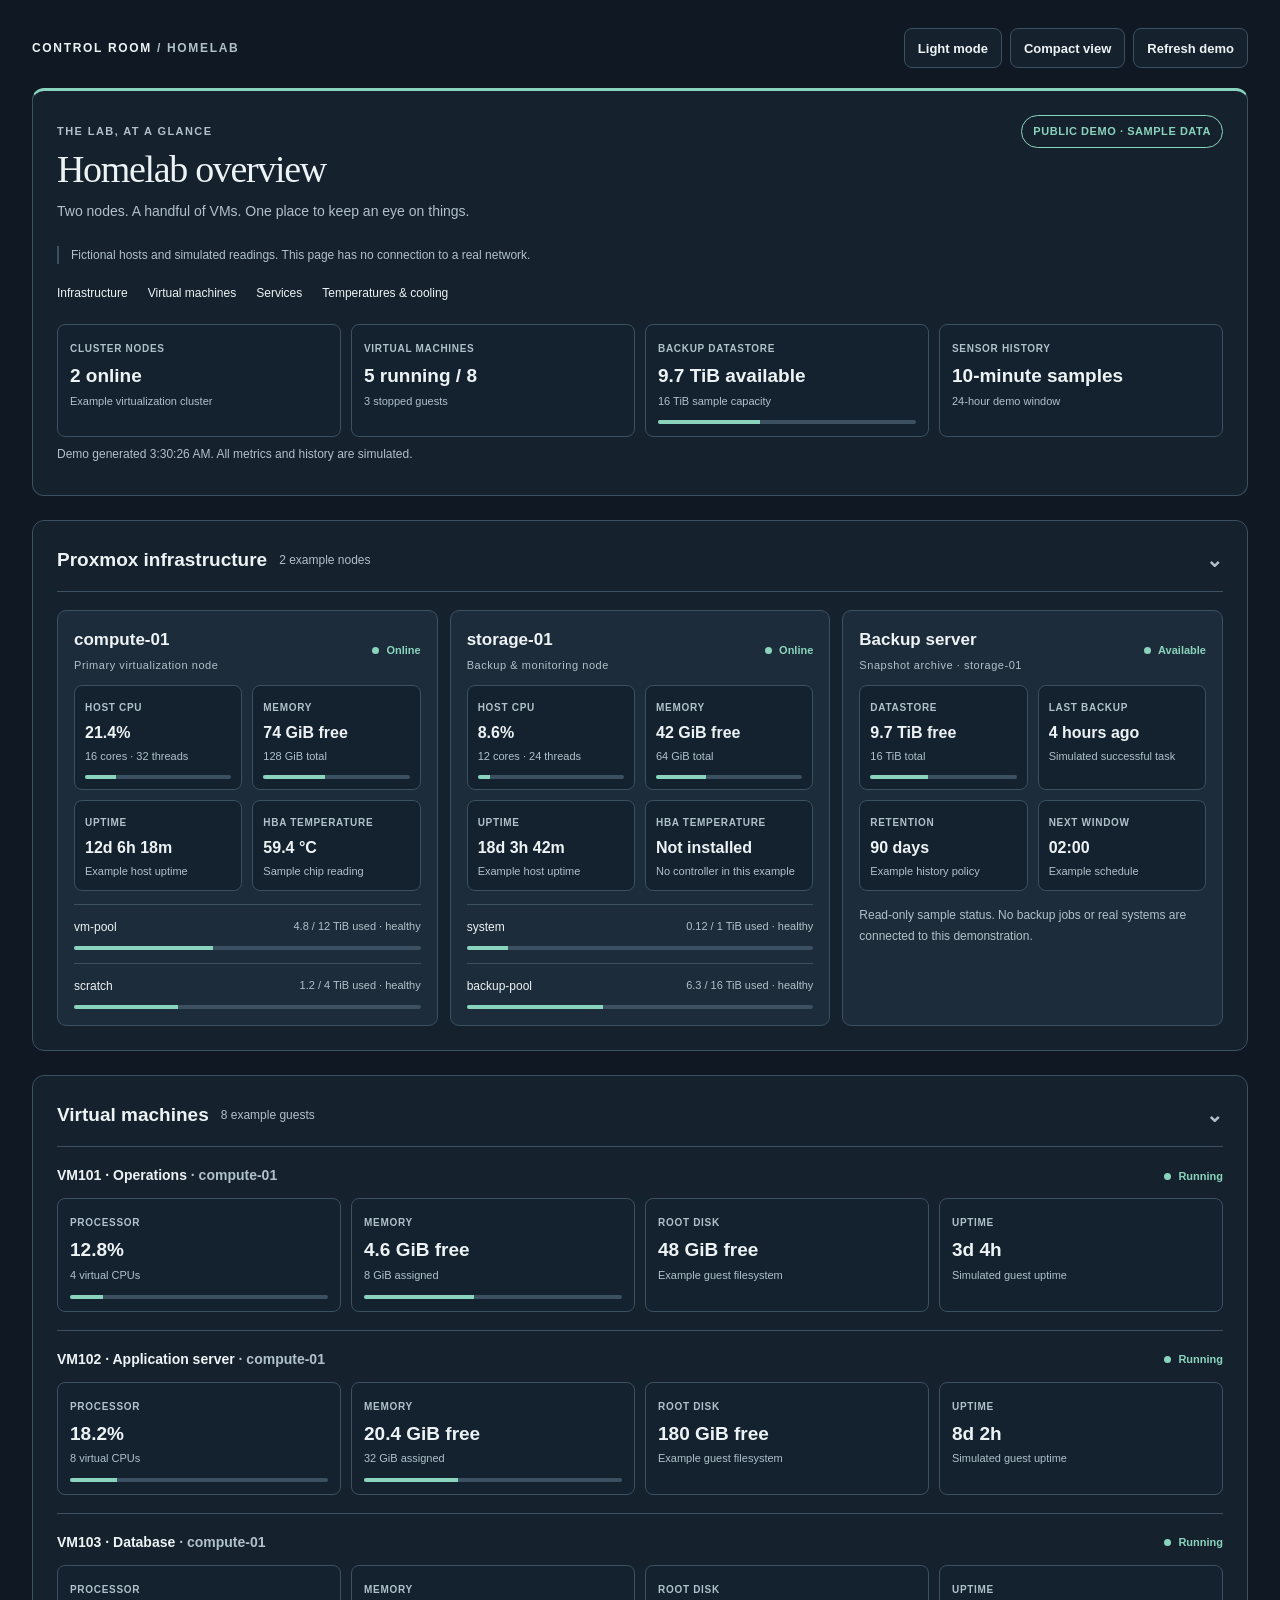
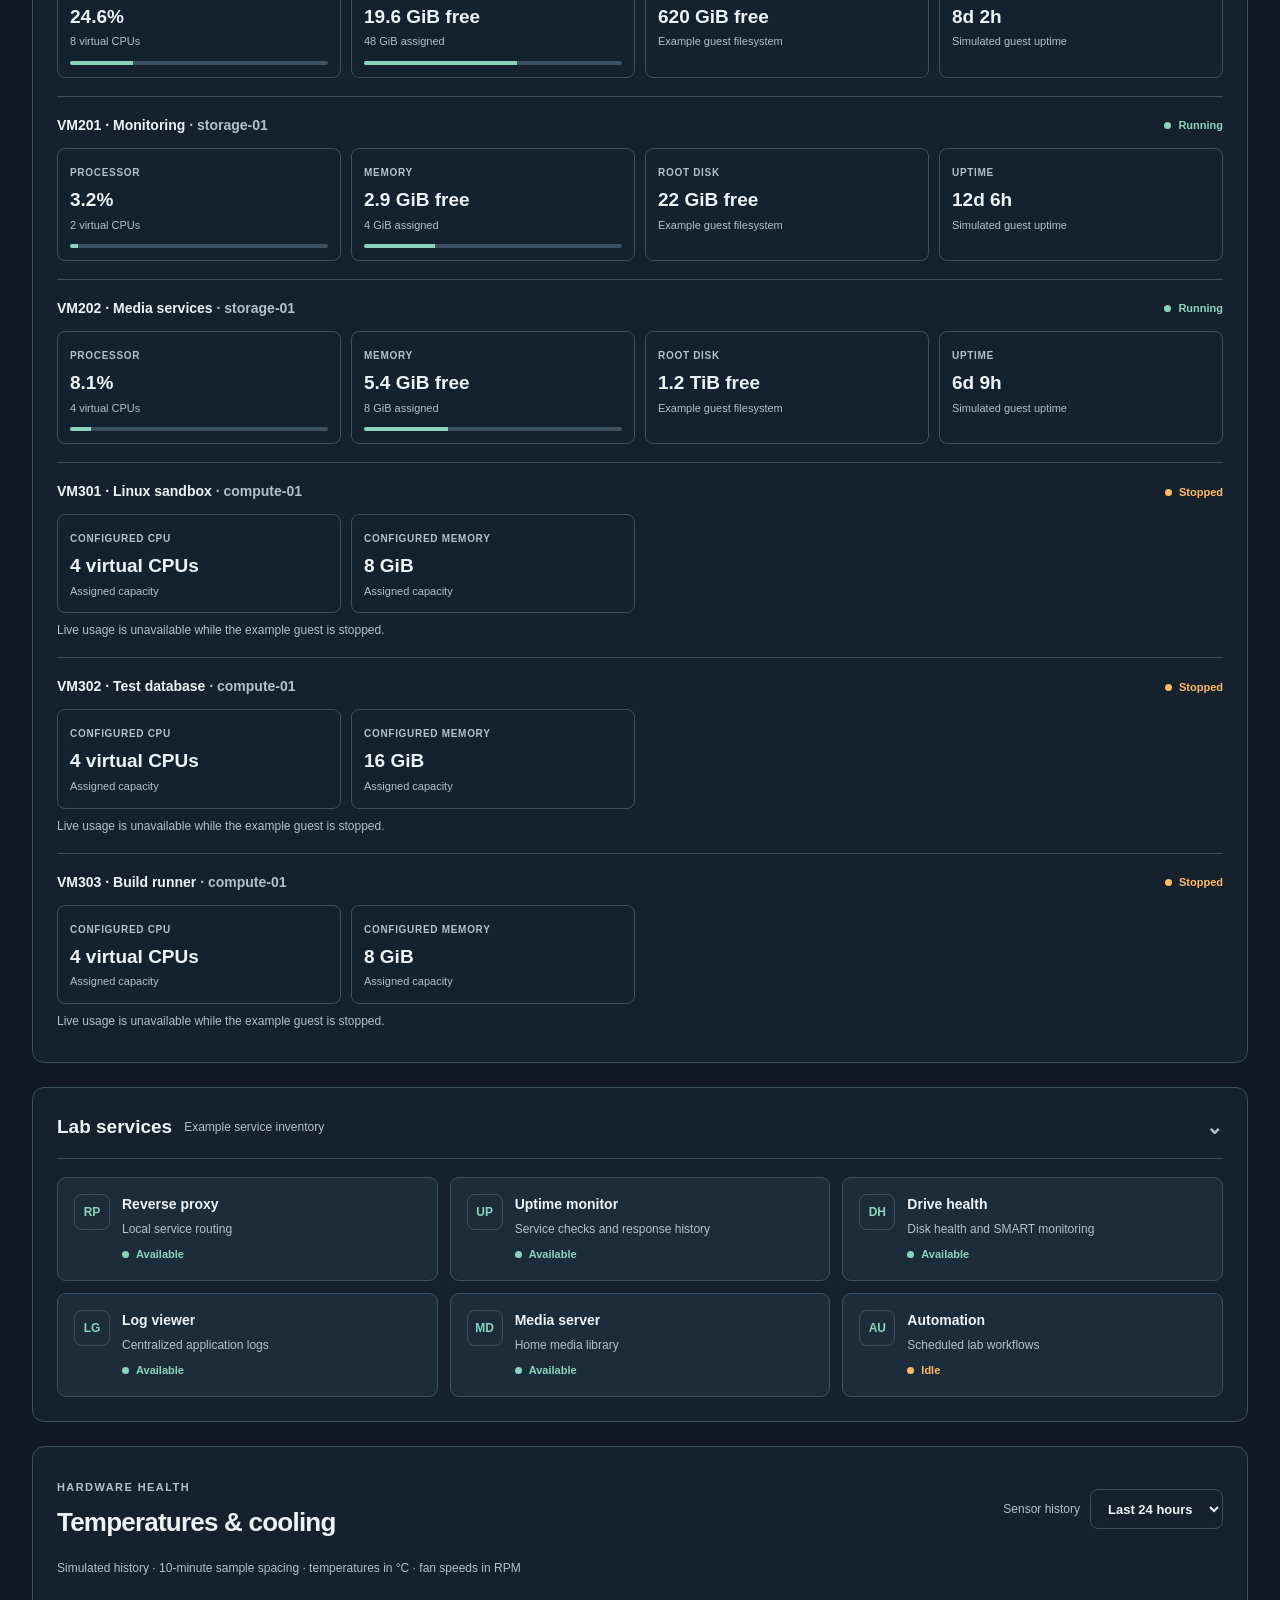
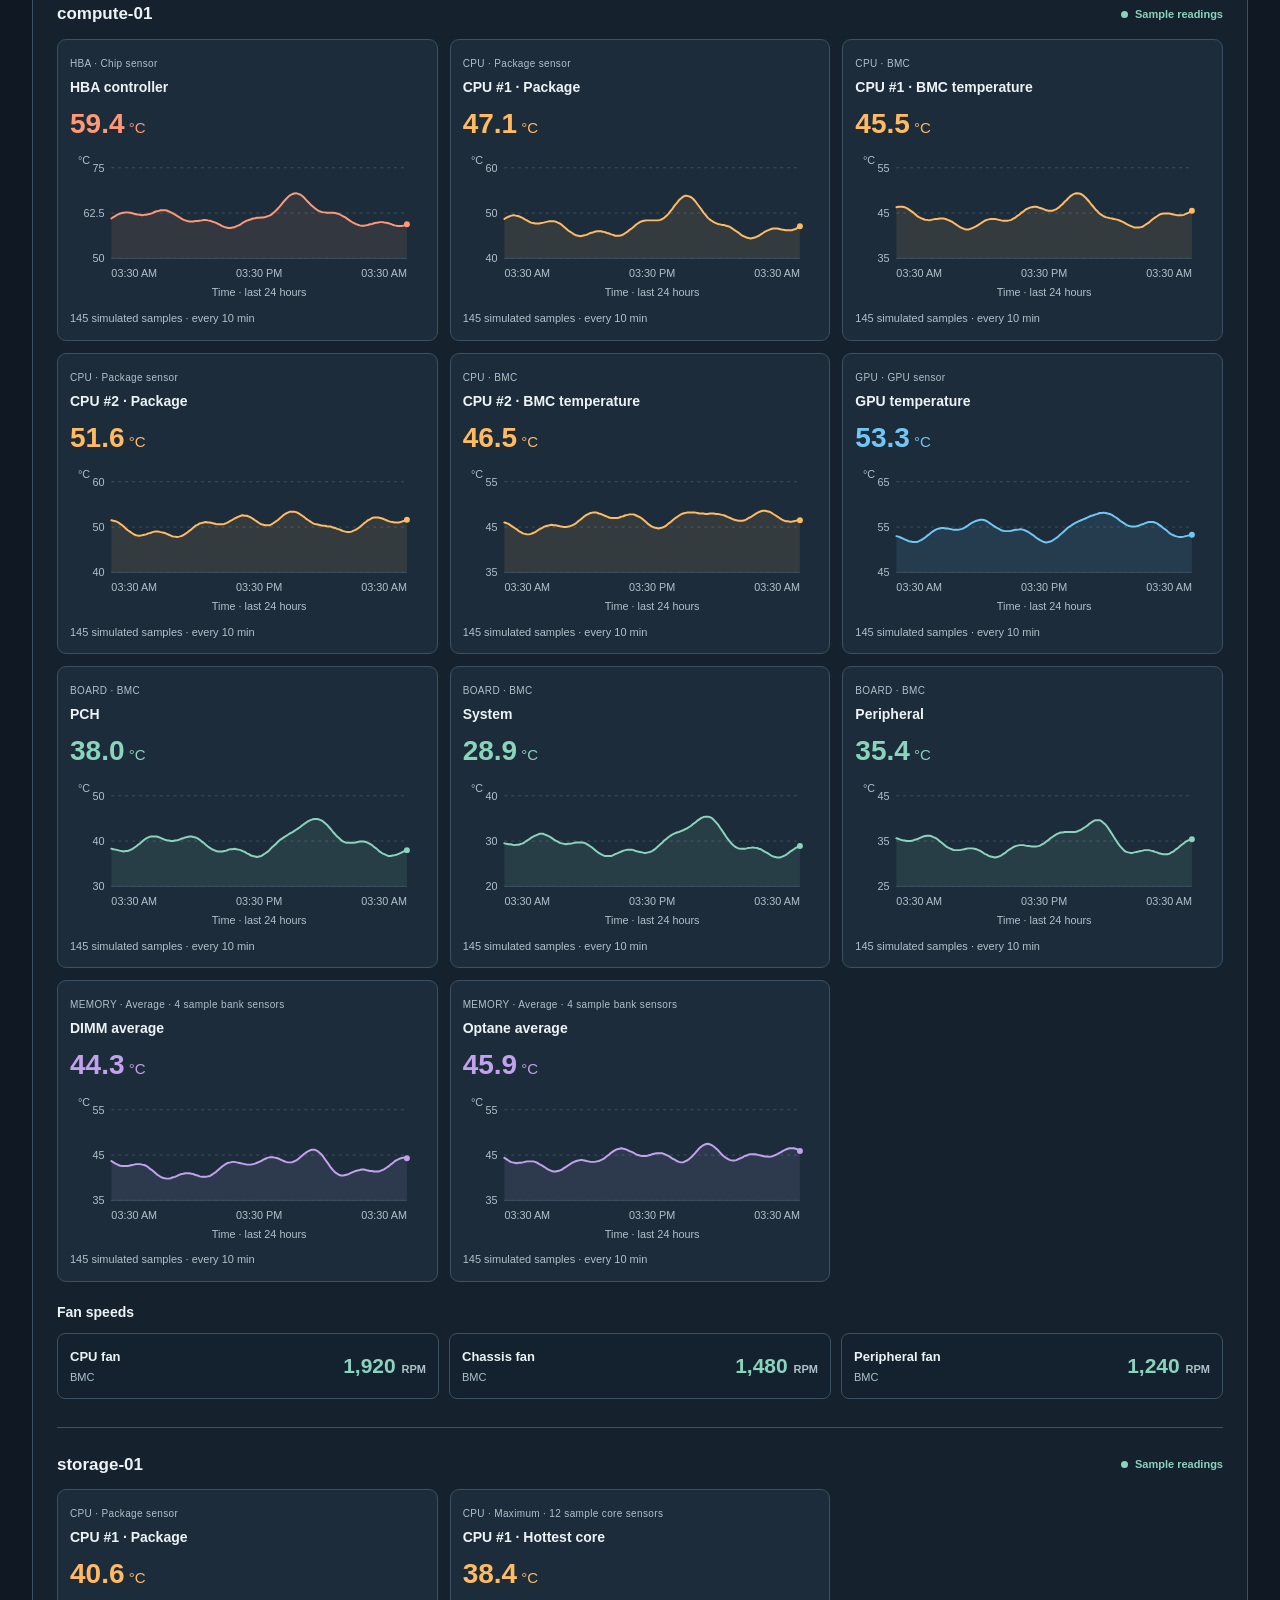
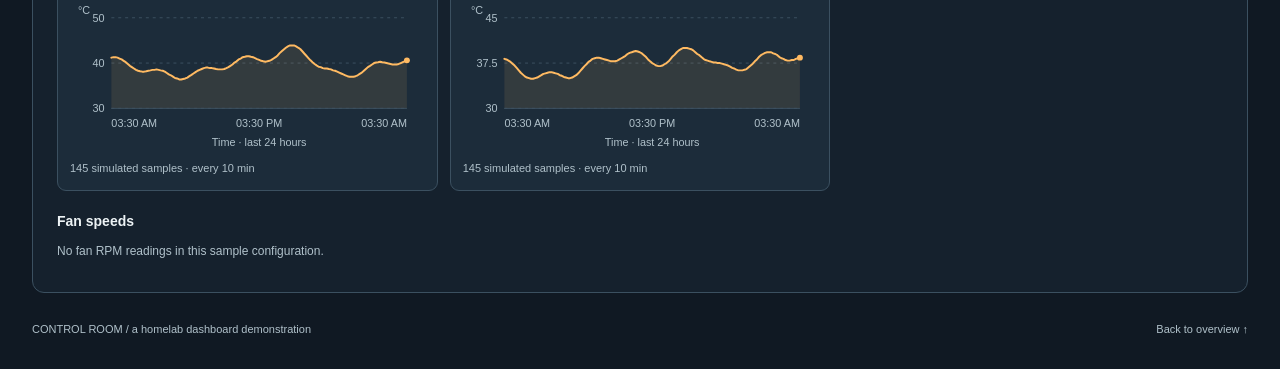
<file: demo/index.html>
<!doctype html>
<html lang="en" data-theme="dark">
<head>
  <meta charset="utf-8">
  <meta name="viewport" content="width=device-width, initial-scale=1">
  <meta name="description" content="An interactive homelab dashboard demo with fictional infrastructure, simulated sensor history, and no live connections.">
  <meta name="theme-color" content="#101923">
  <title>Homelab Control Room — dashboard demo</title>
  <link rel="stylesheet" href="styles.css">
  <script src="app.js" defer></script>
</head>
<body>
  <header class="toolbar wrap">
    <a class="wordmark" href="#overview">CONTROL ROOM <span>/ HOMELAB</span></a>
    <div class="actions">
      <button id="theme" type="button">Light mode</button>
      <button id="density" type="button" aria-pressed="false">Compact view</button>
      <button id="refresh" type="button">Refresh demo</button>
    </div>
  </header>
  <main class="wrap">
    <section id="overview" class="panel hero" aria-labelledby="overview-title">
      <div class="hero-top"><div><p class="eyebrow">THE LAB, AT A GLANCE</p><h1 id="overview-title">Homelab overview</h1><p class="muted">Two nodes. A handful of VMs. One place to keep an eye on things.</p></div>
        <span class="demo-badge">PUBLIC DEMO · SAMPLE DATA</span></div>
      <div class="demo-note">Fictional hosts and simulated readings. This page has no connection to a real network.</div>
      <nav aria-label="Dashboard sections"><a href="#infrastructure">Infrastructure</a><a href="#virtual-machines">Virtual machines</a><a href="#services">Services</a><a href="#temperatures">Temperatures &amp; cooling</a></nav>
      <div id="summary" class="metric-grid"></div>
      <p id="update-status" class="small muted" role="status"></p>
    </section>
    <details class="panel" id="infrastructure" open><summary><span>Proxmox infrastructure</span><small>2 example nodes</small></summary><div id="hosts" class="host-grid"></div></details>
    <details class="panel" id="virtual-machines" open><summary><span>Virtual machines</span><small>8 example guests</small></summary><div id="guests"></div></details>
    <details class="panel" id="services" open><summary><span>Lab services</span><small>Example service inventory</small></summary><div id="service-list" class="service-grid"></div></details>
    <section class="panel" id="temperatures" aria-labelledby="thermal-title">
      <div class="section-heading"><div><p class="eyebrow">HARDWARE HEALTH</p><h2 id="thermal-title">Temperatures &amp; cooling</h2></div><label class="range-label" for="history-range">Sensor history<select id="history-range"><option value="24">Last 24 hours</option><option value="6">Last 6 hours</option></select></label></div>
      <p class="muted small">Simulated history · 10-minute sample spacing · temperatures in °C · fan speeds in RPM</p>
      <div id="thermal-hosts"></div>
    </section>
  </main>
  <footer class="wrap"><span>CONTROL ROOM <span class="muted">/ a homelab dashboard demonstration</span></span><a href="#overview">Back to overview ↑</a></footer>
  <noscript><p class="wrap">Enable JavaScript to view this interactive demonstration. All data is simulated locally.</p></noscript>
</body>
</html>
</file>
<file: demo/styles.css>
:root{color-scheme:dark;--bg:#101923;--panel:#15212d;--card:#1c2c3a;--inset:#13222e;--border:#3b5060;--text:#edf3f5;--muted:#b0c1ca;--accent:#8ad3bc;--warm:#ffba62;--blue:#70c7f5;--violet:#c3a2ed;--red:#ff9876;--pad:24px}
:root[data-theme=light]{color-scheme:light;--bg:#f2f3f0;--panel:#fafbf8;--card:#fff;--inset:#edf1ef;--border:#cbd4d1;--text:#1d323b;--muted:#53676e;--accent:#216b61;--warm:#a95009;--blue:#146da0;--violet:#7653a5;--red:#a74228}
*{box-sizing:border-box}html{scroll-behavior:smooth;scroll-padding-top:24px}body{margin:0;background:var(--bg);color:var(--text);font-family:"Trebuchet MS","Segoe UI",sans-serif;font-size:14px;line-height:1.5}a{color:inherit;text-decoration:none}button,select{font:600 13px "Trebuchet MS","Segoe UI",sans-serif;color:var(--text);background:var(--panel);border:1px solid var(--border);border-radius:8px;padding:10px 13px;min-height:40px;cursor:pointer}button:hover,select:hover{border-color:var(--accent);background:var(--inset)}button[aria-pressed=true]{border-color:var(--accent);color:var(--accent)}a:focus-visible,button:focus-visible,select:focus-visible,summary:focus-visible{outline:3px solid var(--accent);outline-offset:4px}.wrap{width:calc(100% - 64px);max-width:1400px;margin-inline:auto}.toolbar{display:flex;justify-content:space-between;align-items:center;gap:18px;padding-block:28px 20px}.wordmark{font-size:12px;letter-spacing:.14em;font-weight:700}.wordmark span{color:var(--muted)}.actions{display:flex;flex-wrap:wrap;gap:8px}.panel{background:var(--panel);border:1px solid var(--border);border-radius:12px;padding:var(--pad);margin-bottom:24px;min-width:0}.hero{border-top:3px solid var(--accent)}.hero-top{display:flex;align-items:flex-start;justify-content:space-between;gap:24px;flex-wrap:wrap}h1{font-family:Georgia,"Times New Roman",serif;font-size:38px;font-weight:500;letter-spacing:-.035em;line-height:1.15;margin:8px 0 10px}h2{font-size:26px;letter-spacing:-.03em;margin:5px 0}h3{font-size:17px;margin:0}h4{font-size:14px;margin:5px 0}p{margin:8px 0}.eyebrow{font-size:11px;letter-spacing:.13em;font-weight:700;color:var(--muted)}.muted{color:var(--muted)}.small{font-size:12px}.demo-badge{font-size:11px;letter-spacing:.05em;font-weight:700;color:var(--accent);border:1px solid var(--accent);border-radius:999px;padding:7px 11px}.demo-note{color:var(--muted);font-size:12px;margin:16px 0 20px;padding-left:12px;border-left:2px solid var(--border)}nav{display:flex;gap:20px;flex-wrap:wrap;margin:0 0 22px;font-size:12px}nav a:hover,footer a:hover{color:var(--accent)}.metric-grid{display:grid;grid-template-columns:repeat(auto-fit,minmax(150px,1fr));gap:10px}.metric{min-width:0;padding:12px;border:1px solid var(--border);border-radius:8px;background:var(--inset)}.metric-label{font-size:10px;letter-spacing:.07em;color:var(--muted);font-weight:700;text-transform:uppercase}.metric strong{display:block;font-size:19px;line-height:1.4;margin-top:5px;font-variant-numeric:tabular-nums}.metric small{color:var(--muted);font-size:11px;display:block;line-height:1.6;margin-top:3px}progress{display:block;width:100%;height:4px;appearance:none;border:0;border-radius:4px;overflow:hidden;background:var(--border);margin-top:10px}progress::-webkit-progress-bar{background:var(--border)}progress::-webkit-progress-value{background:var(--accent)}progress::-moz-progress-bar{background:var(--accent)}summary{cursor:pointer;display:flex;align-items:center;gap:12px;flex-wrap:wrap;list-style:none;font-size:19px;font-weight:700;padding:0 0 4px}summary::-webkit-details-marker{display:none}summary::after{content:'⌄';margin-left:auto;color:var(--muted);font-size:20px}details:not([open]) summary::after{content:'›'}summary small{font-size:12px;font-weight:400;color:var(--muted)}details[open]>summary{border-bottom:1px solid var(--border);padding-bottom:16px;margin-bottom:18px}.host-grid{display:grid;grid-template-columns:repeat(3,minmax(0,1fr));gap:12px}.host-card{border:1px solid var(--border);border-radius:9px;padding:16px;background:var(--card);min-width:0}.host-top,.machine-heading{display:flex;justify-content:space-between;align-items:center;gap:12px;flex-wrap:wrap;margin-bottom:12px}.node-label{font-size:11px;letter-spacing:.05em;color:var(--muted);margin-top:4px}.state{font-size:11px;font-weight:600;color:var(--accent);white-space:nowrap}.state::before{content:'';display:inline-block;width:7px;height:7px;border-radius:50%;background:currentColor;margin-right:7px}.state.stopped{color:var(--warm)}.host-card .metric-grid{grid-template-columns:1fr 1fr}.host-card .metric{padding:10px}.host-card .metric strong{font-size:16px}.pool{padding-top:13px;margin-top:13px;border-top:1px solid var(--border)}.pool-line{display:flex;justify-content:space-between;gap:8px;font-size:12px}.pool-line small{color:var(--muted);font-size:11px}.host-note{color:var(--muted);font-size:12px;margin-top:14px;line-height:1.7}.vm-row+.vm-row{border-top:1px solid var(--border);margin-top:18px;padding-top:18px}.vm-row h3{font-size:14px}.vm-row .metric-grid{grid-template-columns:repeat(4,minmax(0,1fr))}.service-grid{display:grid;grid-template-columns:repeat(3,minmax(0,1fr));gap:12px}.service-card{display:flex;align-items:flex-start;gap:12px;min-width:0;padding:16px;background:var(--card);border:1px solid var(--border);border-radius:9px}.service-mark{display:flex;align-items:center;justify-content:center;width:36px;height:36px;flex-shrink:0;border:1px solid var(--border);border-radius:8px;font-size:12px;font-weight:700;color:var(--accent)}.service-card h3{font-size:14px}.service-card p{font-size:12px;color:var(--muted);margin:5px 0}.section-heading{display:flex;align-items:center;justify-content:space-between;gap:20px;flex-wrap:wrap;margin-bottom:12px}.range-label{display:flex;align-items:center;gap:10px;font-size:12px;color:var(--muted)}.thermal-host{margin-top:24px}.thermal-host+.thermal-host{border-top:1px solid var(--border);padding-top:24px;margin-top:28px}.thermal-grid{display:grid;grid-template-columns:repeat(3,minmax(0,1fr));gap:12px}.thermal-card{--sensor-color:var(--warm);min-width:0;padding:16px 12px 12px;background:var(--card);border:1px solid var(--border);border-radius:9px}.thermal-card[data-kind=hba]{--sensor-color:var(--red)}.thermal-card[data-kind=gpu]{--sensor-color:var(--blue)}.thermal-card[data-kind=board]{--sensor-color:var(--accent)}.thermal-card[data-kind=memory]{--sensor-color:var(--violet)}.thermal-source{font-size:10px;line-height:1.6;letter-spacing:.035em;color:var(--muted);overflow-wrap:anywhere}.thermal-value{font-size:28px;line-height:1.3;font-weight:700;color:var(--sensor-color);font-variant-numeric:tabular-nums;margin:8px 0 10px}.thermal-value span{font-size:15px;font-weight:400}.chart{display:block;width:100%;height:auto;overflow:visible}.chart text{font:11px "Trebuchet MS","Segoe UI",sans-serif;fill:var(--muted)}.chart .grid{stroke:var(--border);stroke-width:1;stroke-dasharray:3 4}.chart .axis{stroke:var(--border);stroke-width:1}.chart .area{fill:var(--sensor-color);opacity:.1}.chart .line{fill:none;stroke:var(--sensor-color);stroke-width:2;stroke-linecap:round;stroke-linejoin:round}.chart .point{fill:transparent;stroke:none}.chart .point:hover{fill:var(--sensor-color)}.chart .latest{fill:var(--sensor-color)}.sample-note{font-size:11px;color:var(--muted);line-height:1.7;margin-top:6px}.fan-heading{font-size:14px;margin:20px 0 10px}.fan-grid{display:grid;grid-template-columns:repeat(3,minmax(0,1fr));gap:10px}.fan{display:flex;justify-content:space-between;gap:12px;align-items:center;padding:12px;border:1px solid var(--border);border-radius:8px;background:var(--inset)}.fan strong{font-size:13px}.fan small{display:block;font-size:11px;color:var(--muted);margin-top:2px}.fan-value{font-size:21px;font-weight:600;color:var(--accent);font-variant-numeric:tabular-nums}.fan-value span{font-size:11px;color:var(--muted)}footer{padding:4px 0 32px;display:flex;gap:16px;justify-content:space-between;flex-wrap:wrap;font-size:11px;color:var(--muted)}:root[data-density=compact]{--pad:16px}:root[data-density=compact] .metric{padding:9px}:root[data-density=compact] .thermal-card{padding:12px 10px 8px}:root[data-density=compact] .vm-row+.vm-row{margin-top:12px;padding-top:12px}@media(max-width:1050px){.host-grid{grid-template-columns:1fr 1fr}.host-card:last-child{grid-column:1/-1}.thermal-grid{grid-template-columns:repeat(2,minmax(0,1fr))}.service-grid{grid-template-columns:repeat(2,minmax(0,1fr))}}@media(max-width:650px){.wrap{width:calc(100% - 32px)}.toolbar{align-items:flex-start;flex-direction:column;padding-top:20px}.actions{width:100%}.actions button{flex:1;min-height:44px;padding-inline:8px}.panel{padding:16px;margin-bottom:18px}h1{font-size:31px}.hero-top{gap:12px}.host-grid,.thermal-grid,.service-grid,.fan-grid{grid-template-columns:minmax(0,1fr)}.host-card:last-child{grid-column:auto}.vm-row .metric-grid{grid-template-columns:1fr 1fr}.metric-grid{grid-template-columns:1fr 1fr}.range-label{width:100%;justify-content:space-between}.range-label select{min-height:44px}nav{gap:12px 18px}h2{font-size:24px}.hero .metric strong{font-size:17px}}@media(prefers-reduced-motion:reduce){html{scroll-behavior:auto}}
</file>
